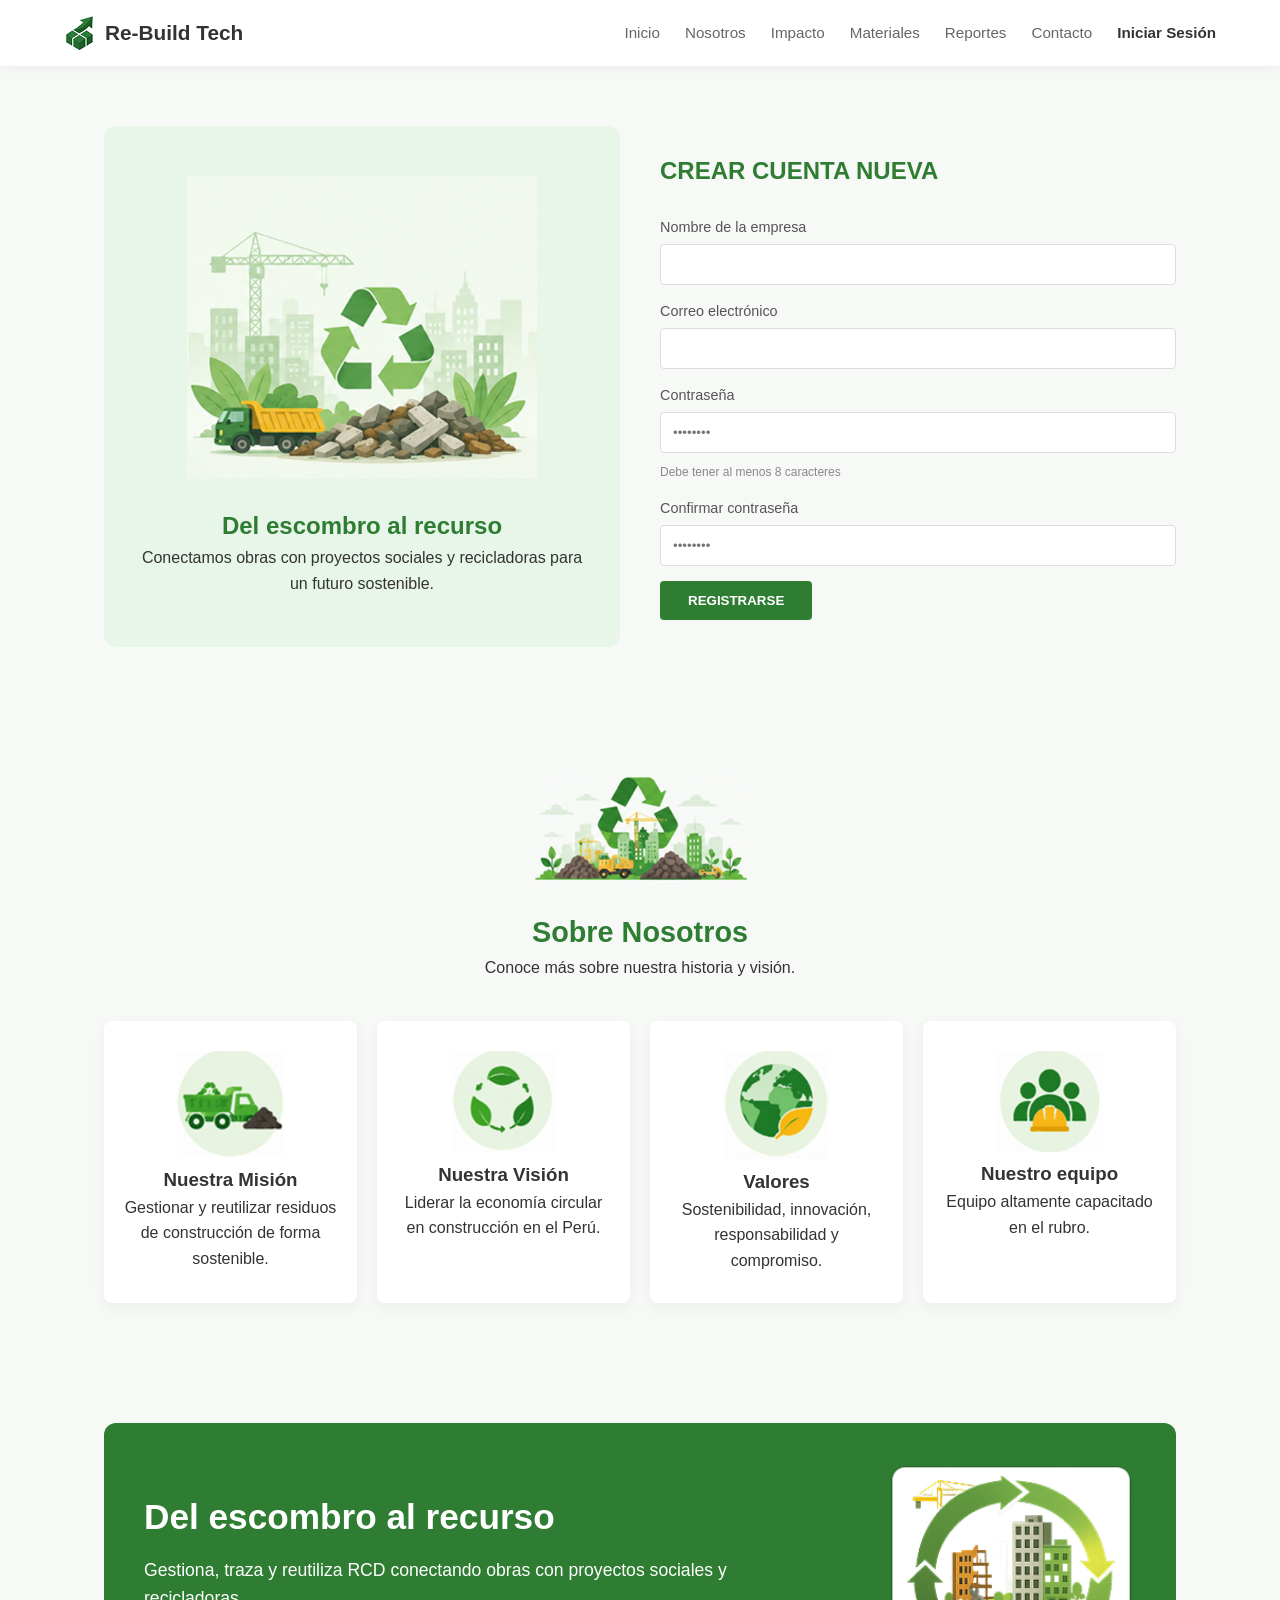
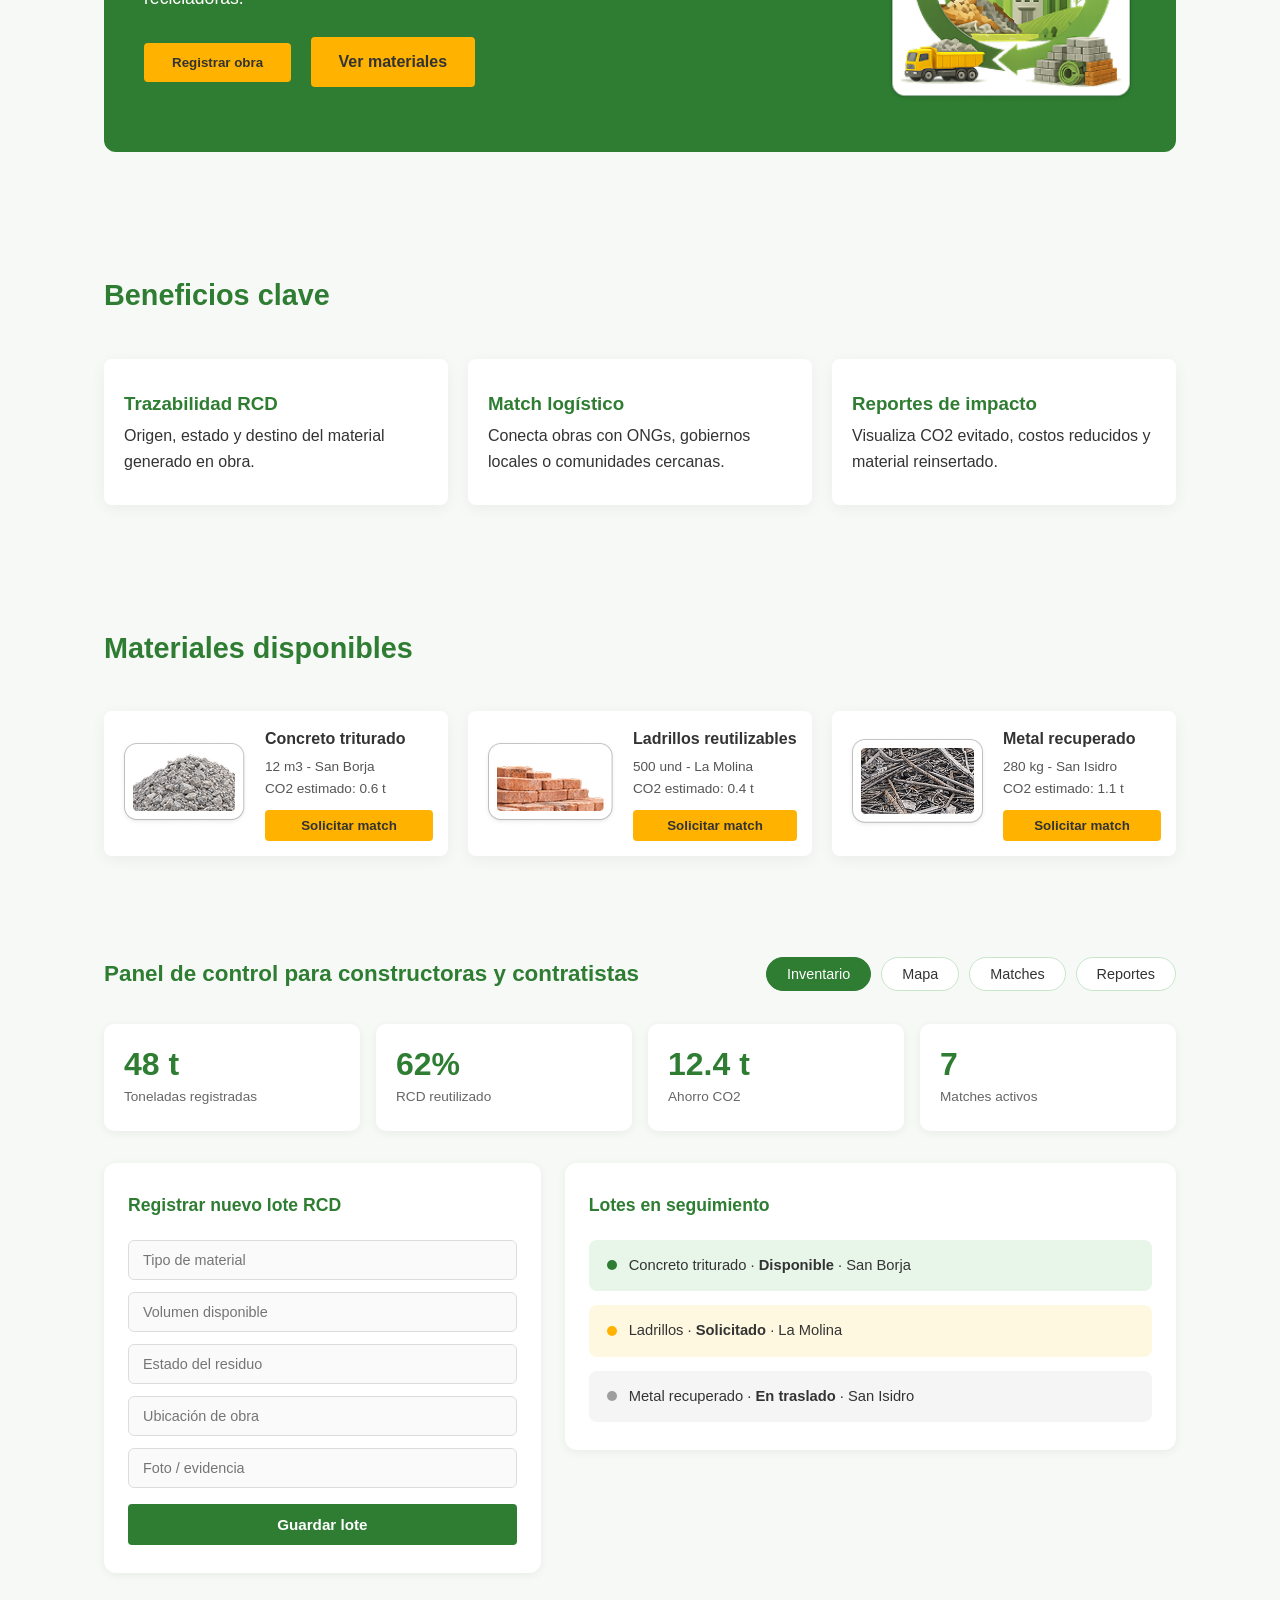
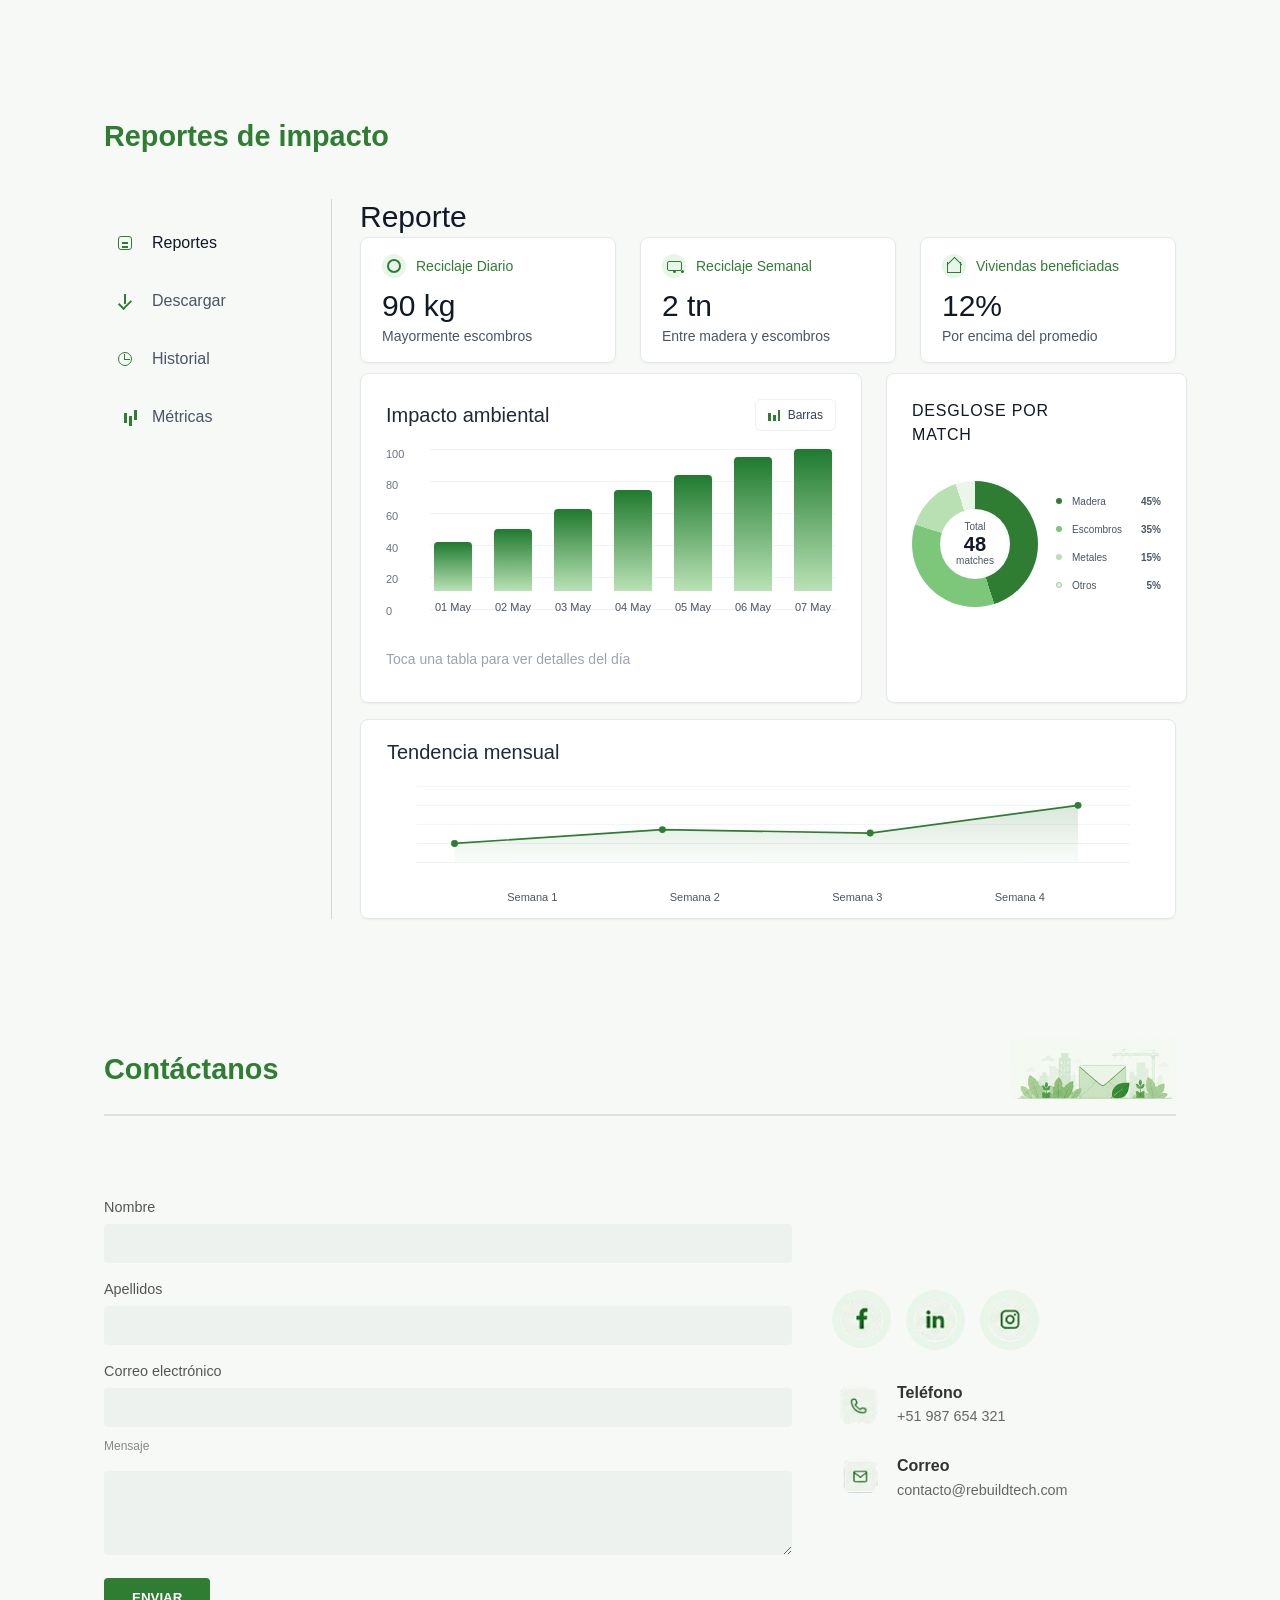
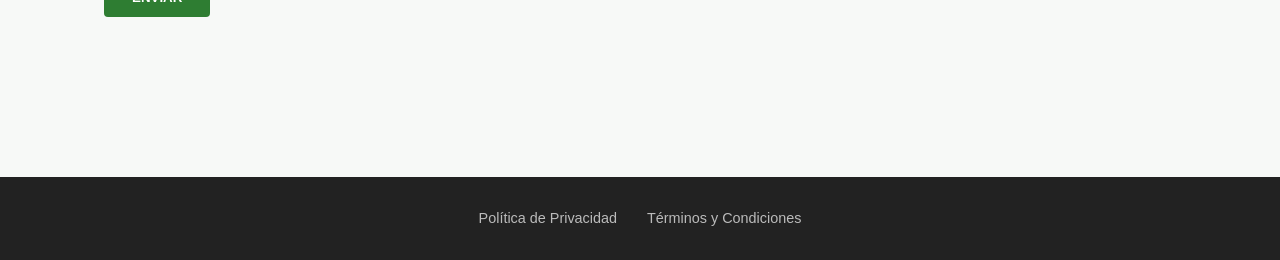
<file: index.html>
<!DOCTYPE html>
<html lang="es">
<head>
    <meta charset="UTF-8">
    <meta name="viewport" content="width=device-width, initial-scale=1.0">
    <title>Re-Build Tech</title>
    <link rel="stylesheet" href="css/styles.css?v=reportes3">
</head>
<body>
    <header class="header">
        <div class="brand">
            <img src="img/logo.png" alt="Logo Re-Build Tech">
            <h2>Re-Build Tech</h2>
        </div>

        <nav class="nav">
            <a href="#inicio">Inicio</a>
            <a href="#nosotros">Nosotros</a>
            <a href="#impacto">Impacto</a>
            <a href="materiales.html">Materiales</a>
            <a href="#reportes">Reportes</a>
            <a href="#contacto">Contacto</a>
            <a href="#">Iniciar Sesión</a>
        </nav>
    </header>

    <main class="hero" id="inicio">
        <section class="hero-image">
            <div class="image-card">
                <img src="img/crear.png" alt="Del escombro al recurso">
                <h3>Del escombro al recurso</h3>
                <p>Conectamos obras con proyectos sociales y recicladoras para un futuro sostenible.</p>
            </div>
        </section>

        <section class="hero-content">
            <h2>CREAR CUENTA NUEVA</h2>
            
            <div class="video-content">
                 <p>Nombre de la empresa</p>
                 <input type="text">

                 <p>Correo electrónico</p>
                 <input type="email">

                 <p>Contraseña</p>
                 <input type="password" placeholder="••••••••">
                 <p>Debe tener al menos 8 caracteres</p>

                 <p>Confirmar contraseña</p>
                 <input type="password" placeholder="••••••••">
            </div>

            <button class="primary-btn">REGISTRARSE</button>
        </section>
    </main>

    <section class="section servicios" id="nosotros">
        <div class="section-title">
            <img src="img/nosotros.png" alt="Sobre Nosotros">
            <h2>Sobre Nosotros</h2>
            <p>Conoce más sobre nuestra historia y visión.</p>
        </div>
        <div class="cards">
            <article class="card">
                <div class="icon-box"><img src="img/camion.png" alt="Misión"></div>
                <h3>Nuestra Misión</h3>
                <p>Gestionar y reutilizar residuos de construcción de forma sostenible.</p>
            </article>

            <article class="card">
                <div class="icon-box"><img src="img/hojas.png" alt="Visión"></div>
                <h3>Nuestra Visión</h3>
                <p>Liderar la economía circular en construcción en el Perú.</p>
            </article>

            <article class="card">
                <div class="icon-box"><img src="img/mundo.png" alt="Valores"></div>
                <h3>Valores</h3>
                <p>Sostenibilidad, innovación, responsabilidad y compromiso.</p>
            </article>

            <article class="card">
                <div class="icon-box"><img src="img/personas.png" alt="Equipo"></div>
                <h3>Nuestro equipo</h3>
                <p>Equipo altamente capacitado en el rubro.</p>
            </article>
        </div>
    </section>

    <section class="section portafolio" id="impacto">
        <div class="video-grid">
            <div class="video-content">
                <h2>Del escombro al recurso</h2>
                <p>Gestiona, traza y reutiliza RCD conectando obras con proyectos sociales y recicladoras.</p>
                <button class="primary-btn">Registrar obra</button>
               <a href="materiales.html" class="primary-btn" style="text-decoration: none; display: inline-block; text-align: center;">Ver materiales</a>
            </div>
            <article class="image-card">
                <img src="img/escombro.png" alt="Impacto circular">
            </article>
        </div>
    </section>

    <section class="section servicios">
        <div class="section-title">
            <h2>Beneficios clave</h2>
        </div>
        <div class="cards">
            <article class="card">
                <h3>Trazabilidad RCD</h3>
                <p>Origen, estado y destino del material generado en obra.</p>
            </article>
            <article class="card">
                <h3>Match logístico</h3>
                <p>Conecta obras con ONGs, gobiernos locales o comunidades cercanas.</p>
            </article>
            <article class="card">
                <h3>Reportes de impacto</h3>
                <p>Visualiza CO2 evitado, costos reducidos y material reinsertado.</p>
            </article>
        </div>
    </section>

    <section class="section portafolio">
        <div class="section-title">
            <h2>Materiales disponibles</h2>
        </div>
        <div class="video-grid">
            <article class="video-card">
                <img src="img/piedras.png" alt="Concreto">
                <div class="video-content">
                    <h3>Concreto triturado</h3>
                    <p>12 m3 - San Borja<br>CO2 estimado: 0.6 t</p>
                    <button class="primary-btn">Solicitar match</button>
                </div>
            </article>

            <article class="video-card">
                <img src="img/ladrillos.png" alt="Ladrillos">
                <div class="video-content">
                    <h3>Ladrillos reutilizables</h3>
                    <p>500 und - La Molina<br>CO2 estimado: 0.4 t</p>
                    <button class="primary-btn">Solicitar match</button>
                </div>
            </article>

            <article class="video-card">
                <img src="img/madera.png" alt="Metal">
                <div class="video-content">
                    <h3>Metal recuperado</h3>
                    <p>280 kg - San Isidro<br>CO2 estimado: 1.1 t</p>
                    <button class="primary-btn">Solicitar match</button>
                </div>
            </article>
        </div>
    </section>

    <!-- PANEL DE CONTROL - CONSTRUCTORAS Y CONTRATISTAS   -->
    <section id="panel" class="section panel-section">
        <div class="panel-header">
            <h2>Panel de control para constructoras y contratistas</h2>
            <div class="panel-tabs">
                <button class="panel-tab panel-tab--active">Inventario</button>
                <button class="panel-tab">Mapa</button>
                <button class="panel-tab">Matches</button>
                <button class="panel-tab">Reportes</button>
            </div>
        </div>

        <!-- KPI Cards -->
        <div class="panel-kpis">
            <div class="panel-kpi-card">
                <span class="panel-kpi-value">48 t</span>
                <span class="panel-kpi-label">Toneladas registradas</span>
            </div>
            <div class="panel-kpi-card">
                <span class="panel-kpi-value">62%</span>
                <span class="panel-kpi-label">RCD reutilizado</span>
            </div>
            <div class="panel-kpi-card">
                <span class="panel-kpi-value">12.4 t</span>
                <span class="panel-kpi-label">Ahorro CO2</span>
            </div>
            <div class="panel-kpi-card">
                <span class="panel-kpi-value">7</span>
                <span class="panel-kpi-label">Matches activos</span>
            </div>
        </div>

        <!-- Formulario + Lotes -->
        <div class="panel-body">

            <!-- Formulario: Registrar nuevo lote -->
            <div class="panel-form-card">
                <h3>Registrar nuevo lote RCD</h3>
                <div class="panel-form">
                    <input type="text" placeholder="Tipo de material">
                    <input type="text" placeholder="Volumen disponible">
                    <input type="text" placeholder="Estado del residuo">
                    <input type="text" placeholder="Ubicación de obra">
                    <input type="text" placeholder="Foto / evidencia">
                    <button class="primary-btn panel-form-btn">Guardar lote</button>
                </div>
            </div>

            <!-- Lotes en seguimiento -->
            <div class="panel-lotes-card">
                <h3>Lotes en seguimiento</h3>
                <div class="panel-lotes">
                    <div class="panel-lote panel-lote--disponible">
                        <span class="panel-lote-dot panel-lote-dot--disponible"></span>
                        <span>Concreto triturado · <strong>Disponible</strong> · San Borja</span>
                    </div>
                    <div class="panel-lote panel-lote--solicitado">
                        <span class="panel-lote-dot panel-lote-dot--solicitado"></span>
                        <span>Ladrillos · <strong>Solicitado</strong> · La Molina</span>
                    </div>
                    <div class="panel-lote panel-lote--traslado">
                        <span class="panel-lote-dot panel-lote-dot--traslado"></span>
                        <span>Metal recuperado · <strong>En traslado</strong> · San Isidro</span>
                    </div>
                </div>
            </div>

        </div>
    </section>
    <!-- ============================================================ -->

    <section class="report-preview" id="reportes">
        <div class="section-title report-section-title">
            <h2>Reportes de impacto</h2>
        </div>
        <div class="report-app">
            <aside class="report-sidebar">
                <a class="report-side-link active" href="#reportes">
                    <span class="side-icon chart-icon"></span>
                    Reportes
                </a>
                <a class="report-side-link" href="#reportes">
                    <span class="side-icon download-icon"></span>
                    Descargar
                </a>
                <a class="report-side-link" href="#reportes">
                    <span class="side-icon clock-icon"></span>
                    Historial
                </a>
                <a class="report-side-link" href="#reportes">
                    <span class="side-icon metric-icon"></span>
                    Métricas
                </a>
            </aside>

            <main class="report-main">
                <h2>Reporte</h2>

                <div class="report-summary">
                    <article class="report-card">
                        <div class="summary-label">
                            <span class="summary-icon recycle-icon"></span>
                            Reciclaje Diario
                        </div>
                        <strong>90 kg</strong>
                        <p>Mayormente escombros</p>
                    </article>

                    <article class="report-card">
                        <div class="summary-label">
                            <span class="summary-icon truck-icon"></span>
                            Reciclaje Semanal
                        </div>
                        <strong>2 tn</strong>
                        <p>Entre madera y escombros</p>
                    </article>

                    <article class="report-card">
                        <div class="summary-label">
                            <span class="summary-icon home-icon"></span>
                            Viviendas beneficiadas
                        </div>
                        <strong>12%</strong>
                        <p>Por encima del promedio</p>
                    </article>
                </div>

                <div class="report-detail-grid">
                    <section class="report-panel impact-panel">
                        <div class="panel-title-row">
                            <h3>Impacto ambiental</h3>
                            <button class="chart-select" type="button">
                                <span class="mini-bars"></span>
                                Barras
                            </button>
                        </div>
                        <div class="bar-chart" aria-label="Impacto ambiental por día">
                            <div class="y-axis">
                                <span>100</span>
                                <span>80</span>
                                <span>60</span>
                                <span>40</span>
                                <span>20</span>
                                <span>0</span>
                            </div>
                            <div class="bars">
                                <div class="bar-wrap" data-value="42 kg"><span class="bar" style="height: 29%;"></span><small>01 May</small></div>
                                <div class="bar-wrap" data-value="55 kg"><span class="bar" style="height: 37%;"></span><small>02 May</small></div>
                                <div class="bar-wrap" data-value="61 kg"><span class="bar" style="height: 49%;"></span><small>03 May</small></div>
                                <div class="bar-wrap" data-value="75 kg"><span class="bar" style="height: 60%;"></span><small>04 May</small></div>
                                <div class="bar-wrap" data-value="81 kg"><span class="bar" style="height: 69%;"></span><small>05 May</small></div>
                                <div class="bar-wrap" data-value="95 kg"><span class="bar" style="height: 80%;"></span><small>06 May</small></div>
                                <div class="bar-wrap" data-value="100 kg"><span class="bar" style="height: 92%;"></span><small>07 May</small></div>
                            </div>
                        </div>
                        <p class="report-muted">Toca una tabla para ver detalles del día</p>
                    </section>

                    <section class="report-panel match-panel">
                        <h3>Desglose por match</h3>
                        <div class="donut-area">
                            <div class="donut-chart">
                                <span>Total<br><strong>48</strong><br>matches</span>
                            </div>
                            <ul class="donut-legend">
                                <li><span class="legend-dot wood"></span>Madera <strong>45%</strong></li>
                                <li><span class="legend-dot debris"></span>Escombros <strong>35%</strong></li>
                                <li><span class="legend-dot metal"></span>Metales <strong>15%</strong></li>
                                <li><span class="legend-dot other"></span>Otros <strong>5%</strong></li>
                            </ul>
                        </div>
                    </section>
                </div>

                <section class="report-panel trend-panel">
                    <h3>Tendencia mensual</h3>
                    <svg class="trend-chart" viewBox="0 0 880 110" role="img" aria-label="Tendencia mensual por semana">
                        <defs>
                            <linearGradient id="trendFill" x1="0" x2="0" y1="0" y2="1">
                                <stop offset="0%" stop-color="#2e7d32" stop-opacity="0.18" />
                                <stop offset="100%" stop-color="#2e7d32" stop-opacity="0.02" />
                            </linearGradient>
                        </defs>
                        <path class="trend-grid" d="M34 8H858M34 30H858M34 52H858M34 74H858M34 96H858" />
                        <path class="trend-fill" d="M78 74 L318 58 L558 62 L798 30 L798 96 L78 96 Z" />
                        <path class="trend-line" d="M78 74 L318 58 L558 62 L798 30" />
                        <circle cx="78" cy="74" r="4" />
                        <circle cx="318" cy="58" r="4" />
                        <circle cx="558" cy="62" r="4" />
                        <circle cx="798" cy="30" r="4" />
                    </svg>
                    <div class="trend-labels">
                        <span>Semana 1</span>
                        <span>Semana 2</span>
                        <span>Semana 3</span>
                        <span>Semana 4</span>
                    </div>
                </section>
            </main>
        </div>
    </section>

    <section class="section" id="contacto">
        <div class="section-title">
            <h2>Contáctanos</h2>
            <img src="img/contacto.png" alt="Contacto">
        </div>

        <main class="hero">
            <section class="hero-content">
                <div class="video-content">
                     <p>Nombre</p>
                     <input type="text">

                     <p>Apellidos</p>
                     <input type="text">

                     <p>Correo electrónico</p>
                     <input type="email">

                     <p>Mensaje</p>
                     <textarea rows="4"></textarea>
                </div>
                <button class="primary-btn">ENVIAR</button>
            </section>

            <section class="hero-image">
                <div class="image-card">
                    <div>
                        <img src="img/facebook.png" alt="Facebook">
                        <img src="img/linkedin.png" alt="LinkedIn">
                        <img src="img/insta.png" alt="Instagram">
                    </div>
                    
                    <div>
                        <img src="img/telefono.png" alt="Teléfono">
                        <div>
                            <p>Teléfono</p>
                            <p>+51 987 654 321</p>
                        </div>
                    </div>

                    <div>
                        <img src="img/correo.png" alt="Correo">
                        <div>
                            <p>Correo</p>
                            <p>contacto@rebuildtech.com</p>
                        </div>
                    </div>
                </div>
            </section>
        </main>
    </section>

    <footer class="footer">
        <p>
            <a href="#">Política de Privacidad</a>
            <a href="#">Términos y Condiciones</a>
        </p>
    </footer>
</body>
</html>
</file>
<file: css/styles.css>
/* --- Reset y Estilos Base --- */
* {
    margin: 0;
    padding: 0;
    box-sizing: border-box;
    font-family: 'Segoe UI', Roboto, Helvetica, Arial, sans-serif;
}

html {
    scroll-behavior: smooth;
}

body {
    background-color: #f7f9f7;
    color: #333;
    line-height: 1.6;
}

/* --- Header & Nav --- */
.header {
    background-color: #ffffff;
    padding: 15px 5%;
    display: flex;
    justify-content: space-between;
    align-items: center;
    box-shadow: 0 2px 10px rgba(0,0,0,0.05);
    position: sticky;
    top: 0;
    z-index: 1000;
}

.brand {
    display: flex;
    align-items: center;
    gap: 10px;
}

.brand h2 {
    color: #333;
    font-size: 1.3rem;
}

.nav {
    display: flex;
    gap: 25px;
    align-items: center;
}

.nav a {
    text-decoration: none;
    color: #666;
    font-size: 0.95rem;
    font-weight: 500;
    transition: color 0.3s ease;
}

.nav a:hover {
    color: #2e7d32;
}

.nav a:last-child {
    font-weight: bold;
    color: #333;
}

/* --- Layouts Generales --- */
.hero {
    display: grid;
    grid-template-columns: 1fr 1fr;
    gap: 40px;
    padding: 60px 5%;
    max-width: 1200px;
    margin: 0 auto;
    align-items: center;
}

.section {
    padding: 60px 5%;
    max-width: 1200px;
    margin: 0 auto;
}

/* --- Botón Principal --- */
.primary-btn {
    background-color: #2e7d32;
    color: #ffffff;
    border: none;
    padding: 12px 28px;
    border-radius: 4px;
    font-weight: bold;
    cursor: pointer;
    transition: transform 0.3s ease, box-shadow 0.3s ease, background-color 0.3s ease;
}

.primary-btn:hover {
    transform: translateY(-3px);
    box-shadow: 0 6px 15px rgba(0,0,0,0.15);
    background-color: #1b4322;
}

/* --- Inicio / Hero Section --- */
#inicio .hero-image {
    background-color: #e8f5e9;
    padding: 50px 30px;
    border-radius: 12px;
    text-align: center;
    height: 100%;
    display: flex;
    flex-direction: column;
    justify-content: center;
}

#inicio .image-card img {
    width: 100%;
    max-width: 350px;
}

#inicio .image-card h3 {
    color: #2e7d32;
    margin-top: 20px;
    font-size: 1.5rem;
}

#inicio .hero-content h2 {
    color: #2e7d32;
    margin-bottom: 25px;
}

/* Formularios Globales */
.video-content p {
    margin-bottom: 5px;
    font-size: 0.9rem;
    color: #555;
}

.video-content p:nth-of-type(4) {
    font-size: 0.75rem;
    color: #888;
    margin-top: -5px;
    margin-bottom: 15px;
}

.video-content input,
.video-content textarea {
    width: 100%;
    padding: 12px;
    margin-bottom: 15px;
    border: 1px solid #ddd;
    border-radius: 4px;
    transition: all 0.3s ease;
}

.video-content input:focus,
.video-content textarea:focus {
    outline: none;
    border-color: #2e7d32;
    box-shadow: 0 0 0 3px rgba(46, 125, 50, 0.1);
}

/* --- Nosotros --- */
.section-title {
    text-align: center;
    margin-bottom: 40px;
}

#nosotros .section-title img {
    height: 120px;
    margin-bottom: 15px;
}

.section-title h2 {
    color: #2e7d32;
    font-size: 1.8rem;
}

.cards {
    display: grid;
    grid-template-columns: repeat(auto-fit, minmax(220px, 1fr));
    gap: 20px;
}

.card {
    background: #ffffff;
    padding: 30px 20px;
    border-radius: 8px;
    box-shadow: 0 4px 15px rgba(0,0,0,0.05);
    text-align: center;
    transition: transform 0.3s ease, box-shadow 0.3s ease;
}

.card:hover {
    transform: translateY(-6px);
    box-shadow: 0 10px 25px rgba(0,0,0,0.1);
}

.icon-box img {
    width: 50%;
}

/* --- Impacto (Banner) --- */
#impacto .video-grid {
    background-color: #2e7d32;
    padding: 40px;
    border-radius: 12px;
    display: grid;
    grid-template-columns: 1.5fr 1fr;
    align-items: center;
}

#impacto .video-content h2 {
    color: white;
    font-size: 2.2rem;
    margin-bottom: 10px;
}

#impacto .video-content p {
    color: white;
    margin-bottom: 25px;
    font-size: 1.1rem;
}

#impacto .primary-btn:first-of-type {
    background-color: white;
    color: #2e7d32;
    margin-right: 15px;
}

#impacto .primary-btn:first-of-type:hover {
    background-color: #f1f1f1;
}

#impacto .primary-btn:last-of-type {
    background-color: #ffb300;
    color: #333;
}

#impacto .primary-btn:last-of-type:hover {
    background-color: #ffa000;
}

#impacto .image-card {
    text-align: right;
}

#impacto .image-card img {
    width: 100%;
    max-width: 250px;
}

/* --- Beneficios --- */
.servicios:not(#nosotros) .section-title {
    text-align: left;
}

.servicios:not(#nosotros) .card {
    text-align: left;
}

.servicios:not(#nosotros) .card h3 {
    color: #2e7d32;
    margin-bottom: 5px;
}

/* --- Materiales --- */
.portafolio:not(#impacto) .section-title {
    text-align: left;
}

.portafolio:not(#impacto) .video-grid {
    display: grid;
    grid-template-columns: repeat(auto-fit, minmax(300px, 1fr));
    gap: 20px;
}

.video-card {
    display: flex;
    gap: 15px;
    align-items: center;
    background: #ffffff;
    padding: 15px;
    border-radius: 8px;
    box-shadow: 0 4px 15px rgba(0,0,0,0.05);
    transition: transform 0.3s ease, box-shadow 0.3s ease;
}

.video-card:hover {
    transform: translateY(-5px);
    box-shadow: 0 8px 25px rgba(0,0,0,0.1);
}

.video-card .video-content {
    text-align: left;
    width: 100%;
}

.video-card .video-content h3 {
    font-size: 1rem;
    margin-bottom: 5px;
}

.video-card .video-content p {
    font-size: 0.85rem;
    margin-bottom: 10px;
}

.video-card .primary-btn {
    background-color: #ffb300;
    color: #333;
    width: 100%;
    padding: 8px;
}

.video-card .primary-btn:hover {
    background-color: #ffa000;
}

/* --- Panel de Control --- */
.panel-section {
    border-radius: 16px;
    padding: 40px 5%;
    max-width: 1200px;
    margin: 0 auto 40px auto;
}

.panel-header {
    display: flex;
    justify-content: space-between;
    align-items: center;
    flex-wrap: wrap;
    gap: 16px;
    margin-bottom: 32px;
}

.panel-header h2 {
    color: #2e7d32;
    font-size: 1.4rem;
    font-weight: 700;
}

.panel-tabs {
    display: flex;
    gap: 10px;
    flex-wrap: wrap;
}

.panel-tab {
    background-color: #ffffff;
    color: #333;
    border: 1px solid #c8e6c9;
    padding: 8px 20px;
    border-radius: 20px;
    font-size: 0.9rem;
    font-weight: 500;
    cursor: pointer;
    transition: background-color 0.2s ease, color 0.2s ease, border-color 0.2s ease;
}

.panel-tab:hover {
    background-color: #e8f5e9;
    border-color: #2e7d32;
    color: #2e7d32;
}

.panel-tab--active {
    background-color: #2e7d32;
    color: #ffffff;
    border-color: #2e7d32;
}

.panel-tab--active:hover {
    background-color: #1b4322;
    color: #ffffff;
}

/* KPI Cards */
.panel-kpis {
    display: grid;
    grid-template-columns: repeat(4, 1fr);
    gap: 16px;
    margin-bottom: 32px;
}

.panel-kpi-card {
    background-color: #ffffff;
    border-radius: 10px;
    padding: 24px 20px;
    box-shadow: 0 2px 10px rgba(0,0,0,0.06);
    display: flex;
    flex-direction: column;
    gap: 6px;
    transition: transform 0.3s ease, box-shadow 0.3s ease;
}

.panel-kpi-card:hover {
    transform: translateY(-4px);
    box-shadow: 0 8px 20px rgba(0,0,0,0.1);
}

.panel-kpi-value {
    font-size: 2rem;
    font-weight: 700;
    color: #2e7d32;
    line-height: 1;
}

.panel-kpi-label {
    font-size: 0.85rem;
    color: #666;
}

/* Cuerpo: formulario + lotes */
.panel-body {
    display: grid;
    grid-template-columns: 1fr 1.4fr;
    gap: 24px;
    align-items: start;
}

.panel-form-card {
    background-color: #ffffff;
    border-radius: 12px;
    padding: 28px 24px;
    box-shadow: 0 2px 10px rgba(0,0,0,0.06);
}

.panel-form-card h3 {
    color: #2e7d32;
    font-size: 1.1rem;
    margin-bottom: 20px;
    font-weight: 600;
}

.panel-form {
    display: flex;
    flex-direction: column;
}

.panel-form input {
    width: 100%;
    padding: 11px 14px;
    margin-bottom: 12px;
    border: 1px solid #ddd;
    border-radius: 6px;
    font-size: 0.9rem;
    color: #555;
    background-color: #fafafa;
    transition: border-color 0.3s ease, box-shadow 0.3s ease;
}

.panel-form input:focus {
    outline: none;
    border-color: #2e7d32;
    box-shadow: 0 0 0 3px rgba(46, 125, 50, 0.1);
}

.panel-form-btn {
    width: 100%;
    margin-top: 4px;
    padding: 12px;
    font-size: 0.95rem;
}

.panel-lotes-card {
    background-color: #ffffff;
    border-radius: 12px;
    padding: 28px 24px;
    box-shadow: 0 2px 10px rgba(0,0,0,0.06);
}

.panel-lotes-card h3 {
    color: #2e7d32;
    font-size: 1.1rem;
    margin-bottom: 20px;
    font-weight: 600;
}

.panel-lotes {
    display: flex;
    flex-direction: column;
    gap: 14px;
}

.panel-lote {
    display: flex;
    align-items: center;
    gap: 12px;
    padding: 14px 18px;
    border-radius: 8px;
    font-size: 0.92rem;
    color: #333;
}

.panel-lote--disponible { background-color: #e8f5e9; }
.panel-lote--solicitado { background-color: #fff8e1; }
.panel-lote--traslado   { background-color: #f5f5f5; }

.panel-lote-dot {
    width: 10px;
    height: 10px;
    border-radius: 50%;
    flex-shrink: 0;
}

.panel-lote-dot--disponible { background-color: #2e7d32; }
.panel-lote-dot--solicitado { background-color: #ffb300; }
.panel-lote-dot--traslado   { background-color: #9e9e9e; }

/* ============================================================ */

/* --- Contacto --- */
#contacto .section-title {
    display: flex;
    justify-content: space-between;
    align-items: center;
    border-bottom: 2px solid #e0e0e0;
    padding-bottom: 15px;
    text-align: left;
}

#contacto .section-title h2 { margin: 0; }
#contacto .section-title img { height: 60px; }

#contacto .hero {
    padding: 40px 0;
    grid-template-columns: 2fr 1fr;
}

#contacto .video-content input,
#contacto .video-content textarea {
    background-color: #eef2ef;
    border: none;
}

#contacto .hero-image {
    padding: 0;
    text-align: left;
    display: flex;
    flex-direction: column;
    justify-content: flex-start;
}

#contacto .image-card > div {
    display: flex;
    gap: 15px;
    margin-bottom: 20px;
    align-items: flex-start;
}

#contacto .image-card > div:first-child { margin-bottom: 30px; }

#contacto .image-card > div:first-child img {
    background: #e8f5e9;
    border-radius: 50%;
    padding: 8px;
    cursor: pointer;
    transition: transform 0.3s ease, background-color 0.3s ease;
}

#contacto .image-card > div:first-child img:hover {
    transform: scale(1.1);
    background-color: #c8e6c9;
}

#contacto .image-card > div:not(:first-child) img {
    width: 50px;
    border-radius: 50%;
}

#contacto .image-card > div:not(:first-child) p:first-of-type {
    font-weight: bold;
    color: #333;
    margin-bottom: 0;
}

#contacto .image-card > div:not(:first-child) p:last-of-type {
    color: #666;
    font-size: 0.9rem;
}

/* --- Footer --- */
.footer {
    background-color: #222222;
    padding: 30px 5%;
    margin-top: 60px;
    text-align: center;
}

.footer p {
    display: flex;
    justify-content: center;
    gap: 30px;
}

.footer a {
    color: #bbb;
    text-decoration: none;
    font-size: 0.9rem;
    transition: color 0.3s ease;
}

.footer a:hover { color: #ffb300; }

#map {
    height: 380px;
    width: 100%;
    border-radius: 8px;
    border: 1px solid #ddd;
    z-index: 1;
}

.map-container-box {
    display: flex;
    flex-direction: column;
    gap: 15px;
}

.panel-map-filters {
    display: flex;
    flex-direction: column;
    gap: 10px;
}

.map-filter-item {
    background-color: #fafafa;
    border: 1px solid #ddd;
    padding: 12px;
    border-radius: 6px;
    font-size: 0.9rem;
    color: #444;
    cursor: pointer;
    transition: background-color 0.2s ease, border-color 0.2s ease;
}

.map-filter-item:hover {
    background-color: #e8f5e9;
    border-color: #2e7d32;
    color: #2e7d32;
}

/* --- Reportes --- */
.report-preview {
    max-width: 1200px;
    margin: 0 auto;
    padding: 60px 5%;
    background-color: transparent;
    font-family: inherit;
}

.report-section-title {
    text-align: left;
}

.report-app {
    display: grid;
    grid-template-columns: 228px minmax(0, 1fr);
    gap: 28px;
    position: relative;
    max-width: 100%;
    min-height: 0;
    margin: 0;
    background: transparent;
    overflow: visible;
    box-shadow: none;
    font-family: inherit;
}

.report-app * {
    font-family: inherit;
}

.report-sidebar {
    position: static;
    width: auto;
    height: auto;
    padding: 22px 24px 22px 0;
    border-right: 1px solid #d1d5db;
    background: transparent;
}

.report-side-link {
    display: flex;
    align-items: center;
    gap: 18px;
    min-height: 24px;
    margin-bottom: 14px;
    padding: 10px 12px;
    border-radius: 8px;
    color: #4b5563;
    text-decoration: none;
    font-size: 16px;
    line-height: 24px;
    cursor: pointer;
    transition: transform 0.3s ease, background-color 0.3s ease, color 0.3s ease;
}

.report-side-link.active {
    color: #111827;
}

.report-side-link:hover {
    transform: translateX(4px);
    background-color: #e8f5e9;
    color: #2e7d32;
}

.side-icon,
.summary-icon {
    position: relative;
    display: inline-flex;
    width: 18px;
    height: 18px;
    align-items: center;
    justify-content: center;
    flex: 0 0 auto;
}

.side-icon::before,
.side-icon::after,
.summary-icon::before,
.summary-icon::after {
    content: "";
    position: absolute;
    display: block;
}

.chart-icon::before {
    width: 12px;
    height: 12px;
    border: 1.5px solid #2e7d32;
    border-radius: 3px;
}

.chart-icon::after {
    width: 6px;
    height: 2px;
    background: #2e7d32;
    box-shadow: 0 4px 0 #2e7d32;
}

.download-icon::before {
    width: 2px;
    height: 10px;
    background: #2e7d32;
    top: 2px;
}

.download-icon::after {
    width: 10px;
    height: 6px;
    border-left: 2px solid #2e7d32;
    border-bottom: 2px solid #2e7d32;
    transform: rotate(-45deg);
    top: 7px;
}

.clock-icon::before {
    width: 12px;
    height: 12px;
    border: 1.5px solid #2e7d32;
    border-radius: 50%;
}

.clock-icon::after {
    width: 5px;
    height: 5px;
    border-left: 1.5px solid #2e7d32;
    border-bottom: 1.5px solid #2e7d32;
    top: 4px;
    left: 8px;
}

.metric-icon::before {
    width: 3px;
    height: 10px;
    background: #2e7d32;
    box-shadow: 5px 3px 0 #2e7d32, 10px -3px 0 #2e7d32;
    bottom: 3px;
}

.report-main {
    position: static;
    width: auto;
    max-width: none;
}

.report-main h2 {
    margin-bottom: 2px;
    color: #111827;
    font-size: 30px;
    font-weight: 400;
    line-height: 36px;
}

.report-summary {
    display: grid;
    grid-template-columns: repeat(3, 1fr);
    gap: 24px;
    margin-bottom: 10px;
}

.report-card,
.report-panel {
    background: rgba(255,255,255,0.98);
    border: 1px solid #e5e7eb;
    border-radius: 8px;
    box-shadow: 0 1px 2px rgba(0,0,0,0.05);
}

.report-card {
    min-height: 126px;
    padding: 16px 21px;
}

.summary-label {
    display: flex;
    align-items: center;
    gap: 10px;
    color: #2e7d32;
    font-size: 14px;
    line-height: 20px;
}

.summary-icon {
    width: 24px;
    height: 24px;
    border-radius: 50%;
    background: #e8f5e9;
}

.recycle-icon::before {
    width: 10px;
    height: 10px;
    border: 2px solid #2e7d32;
    border-radius: 50%;
}

.truck-icon::before {
    width: 13px;
    height: 8px;
    border: 1.5px solid #2e7d32;
    border-radius: 2px;
}

.truck-icon::after {
    width: 3px;
    height: 3px;
    border-radius: 50%;
    background: #2e7d32;
    box-shadow: 8px 0 0 #2e7d32;
    bottom: 5px;
}

.home-icon::before {
    width: 12px;
    height: 10px;
    border: 1.5px solid #2e7d32;
    border-top: none;
    bottom: 5px;
}

.home-icon::after {
    width: 10px;
    height: 10px;
    border-left: 1.5px solid #2e7d32;
    border-top: 1.5px solid #2e7d32;
    transform: rotate(45deg);
    top: 5px;
}

.report-card strong {
    display: block;
    margin-top: 10px;
    color: #111827;
    font-size: 30px;
    font-weight: 400;
    line-height: 36px;
}

.report-card p {
    margin-top: 2px;
    color: #4b5563;
    font-size: 14px;
    line-height: 20px;
}

.report-detail-grid {
    display: grid;
    grid-template-columns: 2.08fr 1fr;
    gap: 24px;
    margin-bottom: 16px;
}

.report-panel {
    padding: 25px;
}

.impact-panel,
.match-panel {
    min-height: 330px;
}

.panel-title-row {
    display: flex;
    justify-content: space-between;
    align-items: center;
}

.report-panel h3 {
    color: #1f2937;
    font-size: 20px;
    font-weight: 400;
    line-height: 28px;
}

.match-panel h3 {
    width: 180px;
    color: #111827;
    font-size: 16px;
    line-height: 24px;
    letter-spacing: 0.8px;
    text-transform: uppercase;
}

.chart-select {
    display: inline-flex;
    align-items: center;
    gap: 8px;
    padding: 8px 12px;
    border: 1px solid #edf0f3;
    border-radius: 6px;
    background: #ffffff;
    color: #374151;
    font-size: 12px;
    cursor: pointer;
    transition: transform 0.3s ease, box-shadow 0.3s ease, border-color 0.3s ease, color 0.3s ease;
}

.chart-select:hover {
    transform: translateY(-3px);
    border-color: #2e7d32;
    color: #2e7d32;
    box-shadow: 0 6px 15px rgba(0,0,0,0.12);
}

.match-panel {
    cursor: pointer;
    transition: transform 0.3s ease, box-shadow 0.3s ease, border-color 0.3s ease;
}

.match-panel:hover {
    transform: translateY(-5px);
    border-color: #c8e6c9;
    box-shadow: 0 8px 25px rgba(0,0,0,0.1);
}

.mini-bars {
    width: 12px;
    height: 12px;
    background: linear-gradient(to top, #2e7d32 70%, transparent 70%) 0 100% / 3px 12px no-repeat,
                linear-gradient(to top, #2e7d32 48%, transparent 48%) 5px 100% / 3px 12px no-repeat,
                linear-gradient(to top, #2e7d32 92%, transparent 92%) 10px 100% / 3px 12px no-repeat;
}

.bar-chart {
    display: grid;
    grid-template-columns: 34px 1fr;
    gap: 10px;
    height: 190px;
    margin-top: 18px;
}

.y-axis {
    display: flex;
    flex-direction: column;
    justify-content: space-between;
    color: #6b7280;
    font-size: 11px;
    line-height: 1;
    padding-bottom: 22px;
}

.bars {
    position: relative;
    display: grid;
    grid-template-columns: repeat(7, 1fr);
    gap: 22px;
    align-items: end;
    padding: 0 4px 22px;
    background-image: repeating-linear-gradient(to bottom, #eef2f4 0 1px, transparent 1px 32px);
}

.bar-wrap {
    position: relative;
    height: 100%;
    display: flex;
    flex-direction: column;
    justify-content: end;
    align-items: center;
    gap: 8px;
    cursor: pointer;
}

.bar {
    width: 38px;
    min-height: 18px;
    border-radius: 4px 4px 0 0;
    background: linear-gradient(180deg, #1f7a2e, #b9e2b5);
    transition: transform 0.25s ease, filter 0.25s ease;
}

.bar-wrap::before {
    content: attr(data-value);
    position: absolute;
    bottom: calc(100% - 18px);
    left: 50%;
    z-index: 2;
    padding: 5px 8px;
    border-radius: 6px;
    background: #1f2937;
    color: #ffffff;
    font-size: 12px;
    line-height: 1;
    white-space: nowrap;
    opacity: 0;
    pointer-events: none;
    transform: translate(-50%, 6px);
    transition: opacity 0.25s ease, transform 0.25s ease;
}

.bar-wrap:hover .bar {
    transform: scaleY(1.04);
    filter: brightness(1.05);
}

.bar-wrap:hover::before {
    opacity: 1;
    transform: translate(-50%, -4px);
}

.bar-wrap small,
.trend-labels {
    color: #4b5563;
    font-size: 11px;
}

.report-muted {
    margin-top: 10px;
    color: #9ca3af;
    font-size: 14px;
    line-height: 20px;
}

.donut-area {
    display: flex;
    align-items: center;
    gap: 18px;
    margin-top: 34px;
}

.donut-chart {
    width: 126px;
    height: 126px;
    display: grid;
    place-items: center;
    border-radius: 50%;
    background: conic-gradient(#2e7d32 0 45%, #7cc77a 45% 80%, #b8e0b2 80% 95%, #e9f6e8 95% 100%);
}

.donut-chart::before {
    content: "";
    position: absolute;
    width: 70px;
    height: 70px;
    border-radius: 50%;
    background: #ffffff;
}

.donut-chart span {
    position: relative;
    z-index: 1;
    color: #4b5563;
    text-align: center;
    font-size: 10px;
    line-height: 12px;
}

.donut-chart strong {
    color: #111827;
    font-size: 20px;
    line-height: 22px;
}

.donut-legend {
    display: flex;
    flex-direction: column;
    gap: 12px;
    list-style: none;
    color: #4b5563;
    font-size: 10px;
}

.donut-legend li {
    display: grid;
    grid-template-columns: 8px 1fr auto;
    gap: 8px;
    min-width: 105px;
}

.legend-dot {
    width: 6px;
    height: 6px;
    margin-top: 4px;
    border-radius: 50%;
}

.legend-dot.wood { background: #2e7d32; }
.legend-dot.debris { background: #7cc77a; }
.legend-dot.metal { background: #b8e0b2; }
.legend-dot.other { background: #e1f2df; border: 1px solid #9bd298; }

.trend-panel {
    height: 200px;
    padding: 18px 26px;
}

.trend-chart {
    width: 100%;
    height: 110px;
    margin-top: 6px;
}

.trend-grid {
    fill: none;
    stroke: #eef2f4;
    stroke-width: 1;
}

.trend-fill {
    fill: url(#trendFill);
}

.trend-line {
    fill: none;
    stroke: #2e7d32;
    stroke-width: 2;
}

.trend-chart circle {
    fill: #2e7d32;
}

.trend-labels {
    display: grid;
    grid-template-columns: repeat(4, 1fr);
    padding: 0 48px 0 64px;
    text-align: center;
}

/* --- Responsividad --- */
@media (max-width: 992px) {
    .hero { grid-template-columns: 1fr; }

    #impacto .video-grid {
        grid-template-columns: 1fr;
        text-align: center;
    }

    .panel-map-layout {
        grid-template-columns: 1fr !important;
    }
    #map {
        height: 300px;
    }

    #impacto .image-card {
        text-align: center;
        margin-top: 20px;
    }

    #contacto .hero { grid-template-columns: 1fr; }

    .panel-kpis { grid-template-columns: repeat(2, 1fr); }

    .panel-body { grid-template-columns: 1fr; }

    .panel-header {
        flex-direction: column;
        align-items: flex-start;
    }

    .report-app {
        min-height: auto;
        padding-bottom: 36px;
    }

    .report-sidebar,
    .report-main {
        position: static;
    }

    .report-header {
        height: auto;
        flex-direction: column;
        align-items: flex-start;
        gap: 18px;
    }

    .report-sidebar {
        width: 100%;
        height: auto;
        display: grid;
        grid-template-columns: repeat(4, 1fr);
        gap: 12px;
        border-right: none;
        border-bottom: 1px solid #d1d5db;
    }

    .report-side-link {
        margin-bottom: 0;
    }

    .report-main {
        width: auto;
        max-width: none;
        padding: 28px 24px;
    }

    .report-summary,
    .report-detail-grid {
        grid-template-columns: 1fr;
    }

}

@media (max-width: 768px) {
    .header {
        flex-direction: column;
        gap: 15px;
    }

    .nav {
        flex-wrap: wrap;
        justify-content: center;
        gap: 15px;
    }

    .cards { grid-template-columns: 1fr; }

    .video-card {
        flex-direction: column;
        text-align: center;
    }

    .video-card img {
        width: 100%;
        height: 180px;
    }

    .video-card .video-content { text-align: center; }

    .panel-kpis { grid-template-columns: 1fr 1fr; }

    .panel-tabs { gap: 8px; }

    .report-topnav,
    .report-sidebar {
        grid-template-columns: 1fr 1fr;
        flex-wrap: wrap;
    }

    .report-brand {
        font-size: 20px;
    }

    .report-brand img {
        width: 92px;
    }

    .donut-area {
        flex-direction: column;
        align-items: flex-start;
    }

    .bars {
        gap: 10px;
    }

    .bar {
        width: 24px;
    }

}

@media (max-width: 480px) {
    .panel-kpis { grid-template-columns: 1fr; }

    .report-preview {
        padding: 24px 0;
    }

    .report-main {
        padding: 24px 16px;
    }

    .report-sidebar {
        grid-template-columns: 1fr;
    }

    .report-panel {
        padding: 18px;
    }
}
</file>
